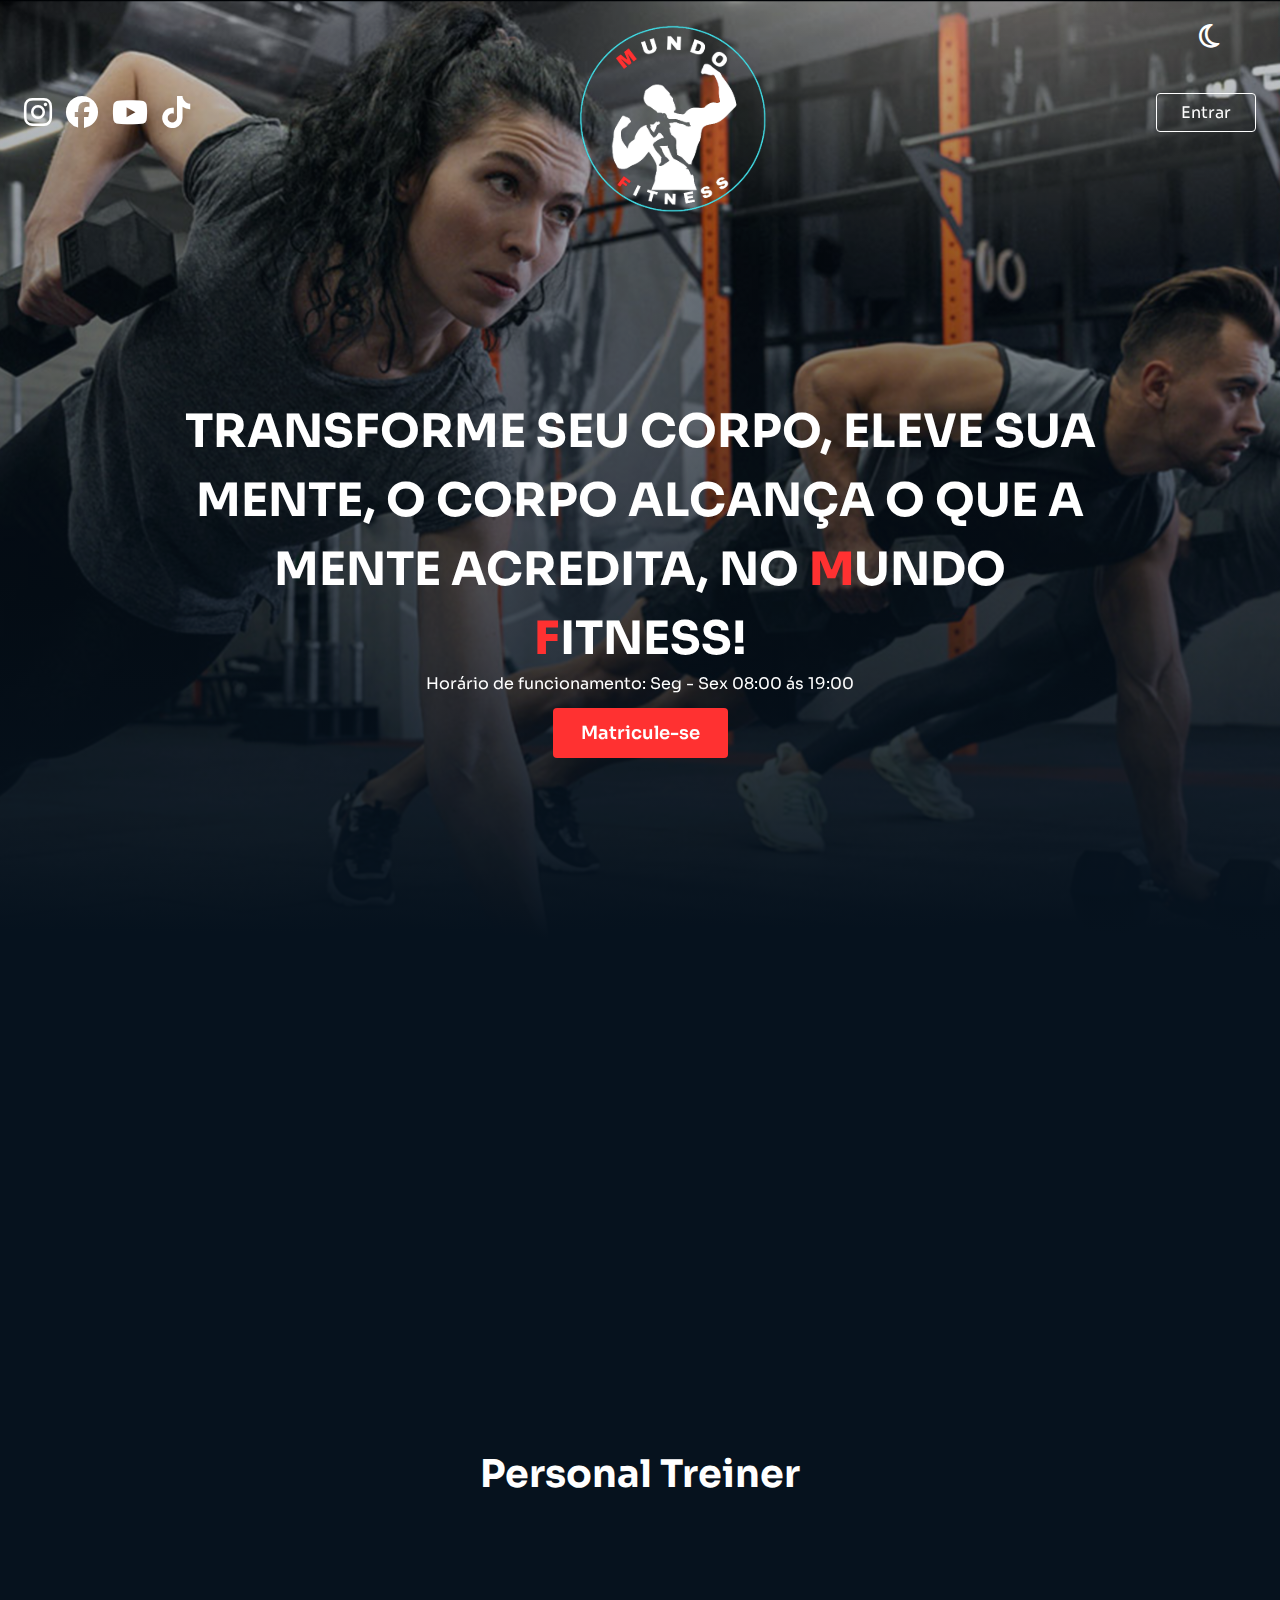
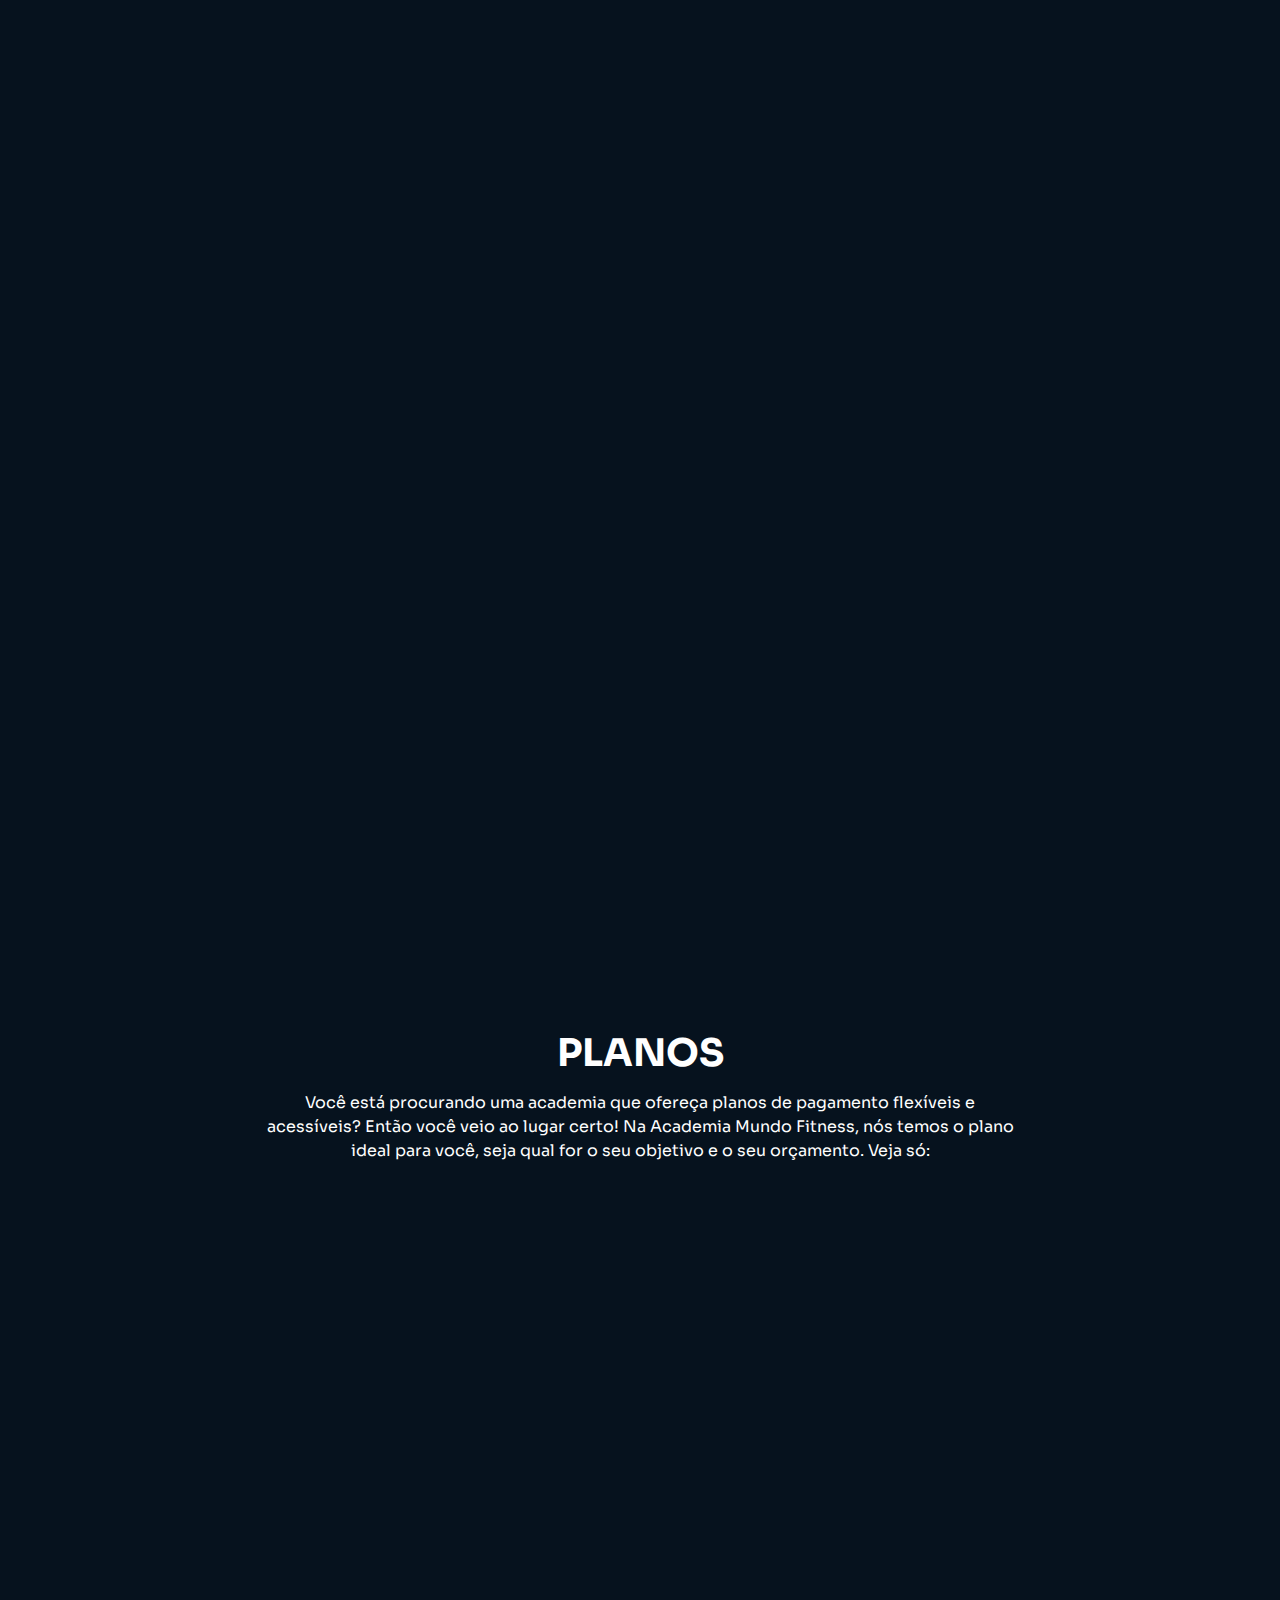
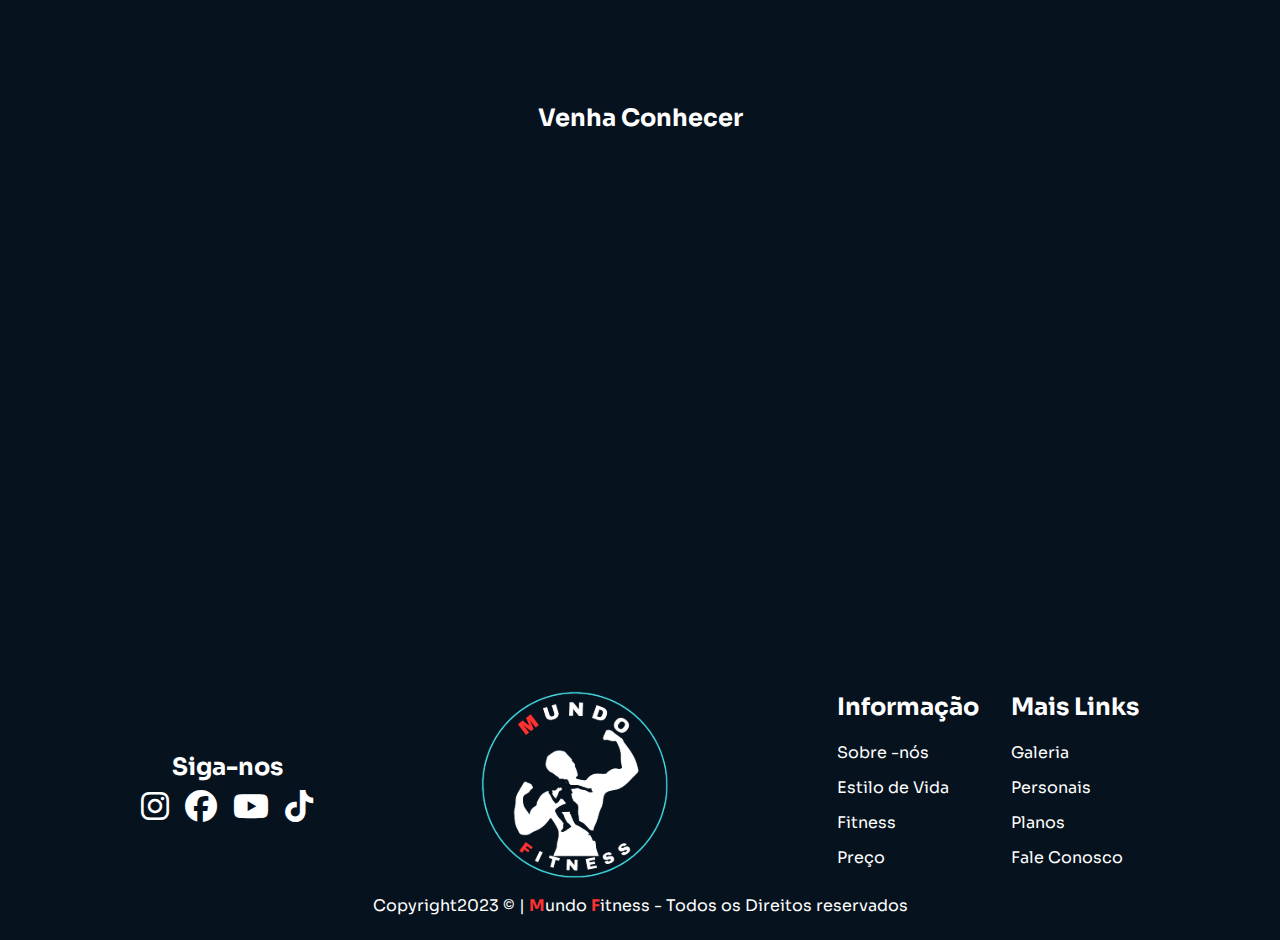
<file: index.html>
<!DOCTYPE html>
<html lang="pt-br">
<head>
  <meta charset="UTF-8">
  <meta http-equiv="X-UA-Compatible" content="IE=edge">
  <meta name="viewport" content="width=device-width, initial-scale=1.0">

  <link rel="shortcut icon" type="imagex/png" href="./assets/Background-escuro.png" >
 
  <!--import animação-->
  <link href="https://unpkg.com/aos@2.3.1/dist/aos.css" rel="stylesheet">
  <!--fonte inportada-->

  <link rel="preconnect" href="https://fonts.googleapis.com"/>
  <link rel="preconnect" href="https://fonts.gstatic.com" crossorigin />
  <link href="https://fonts.googleapis.com/css2?family=Sora:wght@300;400;500;600&display=swap" rel="stylesheet" />

  <!--import icones-->
  <link rel="stylesheet" href="https://cdnjs.cloudflare.com/ajax/libs/font-awesome/6.0.0-beta3/css/all.min.css" integrity="sha512-Fo3rlrZj/k7ujTnHg4CGR2D7kSs0v4LLanw2qksYuRlEzO+tcaEPQogQ0KaoGN26/zrn20ImR1DfuLWnOo7aBA==" crossorigin="anonymous" referrerpolicy="no-referrer" />
  <link rel="stylesheet" href="https://cdnjs.cloudflare.com/ajax/libs/font-awesome/6.4.2/css/all.min.css" />
  <!--import CSS-->
  <link rel="stylesheet" href="style.css" />
  <script src="https://unpkg.com/aos@2.3.1/dist/aos.js"></script> <!--import animação-->

  <title>Mundo Fitness - esculpa seu corpo!</title>
</head>
<body class="light-mode">
  <!--Header-->
  <div class="bg-home">
    <header>
      <nav class=" header-content container">
        <!--icones rede social-->
        <div class="header-icons" data-aos="fade-down">
          <a href="https://www.instagram.com/" target="_blank">
            <i class="fa-brands fa-instagram fa-2x"></i>
          </a>
          <a href="https://www.facebook.com/" target="_blank">
            <i class="fa-brands fa-facebook fa-2x"></i>
          </a>
          <a href="https://www.youtube.com/" target="_blank">
            <i class="fa-brands fa-youtube fa-2x"></i>
          </a>
          <a href="https://www.tiktok.com/" target="_blank">
            <i class="fa-brands fa-tiktok fa-2x"></i>
          </a>
        </div>

        <!--logo-->

        <div class="header-logo" data-aos="fade-up" data-aos-daley= "300" >
          <img
          class="lg"
          data-aos="flip-up"
          data-aos-daley= "300"
          data-aos-duration = "1500"
          src="assets/Logo.svg"
          alt="LogoMundo Fitness"
          >
        </div>

        <!--botão-->
        <div class="light-theme"></div>
        <div data-aos="fade-down">
          <a class="header-button" href="https://github.com/Keey12203/MundoFitness/tree/main/Formulario">
            Entrar
          </a>
        </div>
      </nav>
      <main class="hero container" data-aos="fade-up" data-aos-daley="400">
        <h1 >TRANSFORME SEU CORPO, ELEVE SUA MENTE, O CORPO ALCANÇA O QUE A MENTE ACREDITA, NO <Strong class="red">M</Strong>UNDO <Strong class="red">F</Strong>ITNESS!</h1>
        <p class ="p">Horário de funcionamento: Seg - Sex 08:00 ás 19:00 </p>
        <div data-aos="fade-down">
          <a href="file:///C:/Users/Kessio%20Jhones/Desktop/Tudo/Curso/Formulario/index.html" class="header-button1" href="#">
            Entrar
          </a>
        </div>
        <a href="#" class=" button-matricula" target="_blank">
          Matricule-se
        </a>
      </main>
    </header>
  </div>

  <!-- sobre -->

  <section class="sobre">
    <div class="container sobre-content">
      <div data-aos="zoom-in" data-aos-daley="100">
        <img src="./assets/sobre academia.svg" alt="Imagem Sobre a Academia">
        
      </div>
      <div>
        <div 
        class="sobre-descricao"
        data-aos="zoom-out-left" data-aos-delay="250"
        >
          <h2>Sobre</h2>
          <p>No Mundo Fitness, você encontra tudo o que precisa para se exercitar 
            e se divertir, com uma estrutura completa e moderna, uma equipe de 
            profissionais qualificados e experientes, diversas modalidades de 
            exercícios, serviços de nutrição, fisioterapia, massagem, avaliação 
            física e personal trainer, além de um programa de fidelidade que te 
            premia com descontos, brindes e sorteios.</p>
            <p>Horário de Funcionamento: Seg a Sex <strong>08:00</strong> ás <strong>19:00</strong></p>
        </div>
      </div>
    </div>
  </section>

  <!--personal-->

  <section class="personal1">
    <h2 class=" personal-treiner">Personal Treiner</h2>
    <div class="container personal-content">
      
      <div data-aos="fade-right" data-aos-daley="350" data-aos-duration="600">
        <img src="./assets/personal-trainer1.jpg" alt="Imagem Sobre a personal">
        
      </div>
      <div>
        <div class="personal-descricao" data-aos="fade-left" data-aos-daley="450" data-aos-duration="800">
          <p>Com mais de 10 anos de experiência em treinamento físico, os  nossos 
            Personal Trainer é um especialista em ajudar seus clientes a atingir 
            seus objetivos de saúde e fitness. Ele é altamente qualificado em 
            avaliar as necessidades físicas de seus clientes e criar planos de
             treino personalizados para atender a essas necessidades. 
             Ele é apaixonado por ajudar as pessoas a alcançar seus objetivos e 
             tem uma abordagem motivadora e encorajadora para o treinamento físico. 
             Ele é especializado em treinamento de força, treinamento 
             e treinamento de resistência.</p>
        </div>
      </div>
    </div>
  </section>
  <section class="personal2">
    <div class="container personal-content1">
      <div>
        <div class="personal-descricao" data-aos="fade-right" data-aos-daley="550" data-aos-duration="600">
          <p>Os nossos Personal Trainer  é um profissional altamente experiente e 
            qualificado em treinamento físico. Ele tem mais de 15 anos de 
             em ajudar seus clientes a alcançar seus objetivos de saúde e 
             . Ele é especializado em treinamento de força, treinamento 
              e treinamento de resistência. Ele é apaixonado por ajudar as 
              pessoas a alcançar seus objetivos e tem uma abordagem motivadora e
               encorajadora para o treinamento físico. Ele é altamente qualificado 
               em avaliar as necessidades físicas de seus clientes e criar planos 
               de treino personalizados para atender a essas necessidades.</p>
        </div>
      </div>
      <div data-aos="fade-left" data-aos-daley="700" data-aos-duration="600">
        <img src="./assets/peronal-trainer2.jpeg" alt="Imagem Sobre a Personal">
        
      </div>
    </div>
  </section>

  <!-- Serviços-->

  <section class="servicos">

    <div class="servicos-content container">
      <h2>Planos</h2>
      <p>Você está procurando uma academia que ofereça planos de pagamento 
        flexíveis e acessíveis? Então você veio ao lugar certo! Na Academia Mundo  
        Fitness, nós temos o plano ideal para você, seja qual for o seu objetivo e o seu 
        orçamento. Veja só:</p>
    </div>



    <section class="cards">

      <div class="card" data-aos="fade-up" data-aos-daley= "250" data-aos-duration="1000">
        <img src="./assets/plano1.svg" alt="Plano mensal"/>
        <div class="preco-info">
          <strong>Plano Mensal</strong>
          <button>
            R$ 99,90
          </button>
        </div>
      </div>

      <div class="card" data-aos="fade-up" data-aos-daley= "450" data-aos-duration="1200">
        <img src="./assets/plano2.svg" alt="Plano mensal"/>
        <div class="preco-info">
          <strong>Plano Trimestral -16%</strong>
          <button>
            R$ 249,90
          </button>
        </div>
      </div>

      <div class="card" data-aos="fade-up" data-aos-daley= "650" data-aos-duration="1400">
        <img src="./assets/plano3.svg" alt="Plano mensal"/>
        <div class="preco-info">
          <strong>Plano Anual -33%</strong>
          <button>
            R$ 799,90
          </button>
        </div>
      </div>
    </section>
  </section>

  <!--footer-->

  <div class="servicos">
    <h2>Venha Conhecer</h2>
  </div>
  
  <iframe 
   width="100%"
  src="https://www.google.com/maps/embed?pb=!1m17!1m12!1m3!1d236.717726405242!2d-53.71419045691079!3d-18.325208101014915!2m3!1f0!2f0!3f0!3m2!1i1024!2i768!4f13.1!3m2!1m1!2zMTjCsDE5JzMwLjYiUyA1M8KwNDInNTEuMSJX!5e0!3m2!1spt-BR!2sbr!4v1695389683132!5m2!1spt-BR!2sbr" width="600" height="450" style="border:0;" allowfullscreen="" loading="lazy" referrerpolicy="no-referrer-when-downgrade">
</iframe>
<footer class="footer">
  <div class="footer-icons">
    <h2>Siga-nos</h2>
      <div class="icons">
        <a href="https://www.instagram.com/" target="_blank">
          <i class=" fa-brands fa-instagram fa-2x"></i>
        </a>
        <a href="https://www.facebook.com/" target="_blank">
          <i class="fa-brands fa-facebook fa-2x"></i>
        </a>
        <a href="https://www.youtube.com/" target="_blank">
          <i class=" fa-brands fa-youtube fa-2x"></i>
        </a>
        <a href="https://www.tiktok.com/" target="_blank">
          <i class="fa-brands fa-tiktok fa-2x"></i>
        </a>
      </div>
  </div>
  <div>
    <img src="assets/Logo.svg"
          alt="LogoMundo Fitness"
          class="ic"
          >
          
  </div>
<div class="alinhamento">
  <div class="info-h1">
    <h2 >Informação</h2>
    <ul>
      <li class="info-li"><a href="#">Sobre -nós</a></li>
      <li class="info-li"><a href="#">Estilo de Vida</a></li>
      <li class="info-li"><a href="#">Fitness</a></li>
      <li class="info-li"><a href="#">Preço</a></li>
    </ul>
  </div>

  <div class="info-h2">
    <h2 >Mais Links</h2>
    <ul>
      <li class="info-li"><a href="#">Galeria</a></li>
      <li class="info-li"><a href="#">Personais</a></li>
      <li class="info-li"><a href="#">Planos</a></li>
      <li class="info-li"><a href="#">Fale Conosco</a></li>
    </ul>
  </div>
</div>

</footer>
  <div class="copy">
    <p> Copyright2023 © | <Strong class="red">M</Strong>undo <Strong class="red">F</Strong>itness - Todos os Direitos reservados</p>
  </div>
 <!--botão whats-->

 <a href="https://api.whatsapp.com/send?phone=5567984098077&text=Ol%C3%A1,%20Mundo%20Fitness,%20Quero%20saber%20mais%20sobre%20os%20seus%20servi%C3%A7os%20e%20benef%C3%ADcios?" 
 class="btn-whatsapp" 
 target="_blank"
 data-aos="zoom-in-up" data-aos-daley="400"
 >
  <img 
  src="./assets/whatsapp.svg" alt="Botão whatsapp"
  >
  <span class="tooltip-text">Entre em Contato</span>
 </a>
 <script src="./script.js"></script>
</body> 
</html>
</file>
<file: style.css>
* {
  margin: 0;
  padding: 0;
  box-sizing: border-box;
  outline: 0;
}

header {
  width: 100%;
}

.header-content {
  display: flex;
  align-items: center;
  justify-content: space-between;
}

i {
  color: #fff;
}

.header-icons {
  display: flex;
  gap: 14px;
}

.header-icons a:hover i {
  animation: translateY 0.7s infinite alternate;
  color: #FF3131;
}

@keyframes translateY {
  from {
    transform: translateY(0) scale(1);
  }
  to {
    transform: translateY(-8px) scale(1.3);
  }
}
.header-button {
  border: 1px solid #fff;
  padding: 8px 24px;
  border-radius: 4px;
  color: #fff;
  background-color: transparent;
}

.header-button:hover {
  border: #FF3131;
  background-color: #FF3131;
  transition: background-color 0.7s;
}

.header-logo {
  display: flex;
  align-items: center;
  justify-content: center;
  margin-top: 14px;
}

@media screen and (max-width: 750px) {
  .header-content {
    width: 100%;
    flex-direction: column;
    align-items: center;
    justify-content: center;
  }
  i {
    margin-top: 18px;
    font-size: 40px;
  }
  .header-logo img {
    width: 150px;
    margin-top: 46px;
  }
  .header-button {
    display: none;
  }
}
.header-button1 {
  display: none;
}

.header-button1 {
  border: 1px solid #fff;
  padding: 8px 24px;
  border-radius: 4px;
  color: #fff;
  background-color: transparent;
}

.header-button1:hover {
  border: #FF3131;
  background-color: #FF3131;
  transition: background-color 0.7s;
}

@media screen and (max-width: 750px) {
  .header-button1 {
    display: flex;
    margin: 24px 0 10px 0;
  }
}
.container {
  max-width: 1280px;
  margin: 0 auto;
  padding: 0 24px;
}

.bg-home {
  position: relative;
}

.bg-home:before {
  content: "";
  display: block;
  position: absolute;
  background-image: linear-gradient(to bottom, rgba(6, 18, 30, 0.1), #06121e), url("../assets/bg.svg");
  left: 0;
  top: 0;
  width: 100%;
  height: 100%;
  z-index: -1;
  background-size: cover;
  background-repeat: no-repeat;
  background-position: 50% 0;
  opacity: 0.9;
}

.hero {
  color: #fff;
  min-height: 80vh;
  display: flex;
  flex-direction: column;
  align-items: center;
  justify-content: center;
  padding: 14px;
}
.hero h1 {
  text-align: center;
  line-height: 150%;
  max-width: 940px;
  font-size: 46px;
}
.hero p {
  text-align: center;
  margin: 0 14px;
}

.button-matricula {
  padding: 14px 28px;
  color: #fff;
  background-color: #FF3131;
  border-radius: 4px;
  border: 0;
  font-size: 18px;
  font-weight: 600;
  margin: 14px 0;
}

.button-matricula:hover {
  animation: scaleButton 0.8s alternate infinite;
}

@keyframes scaleButton {
  from {
    transform: scale(1);
  }
  to {
    transform: scale(1.07);
  }
}
@media screen and (max-width: 750px) {
  .hero {
    min-height: 60vh;
  }
  .hero h1 {
    font-size: 30px;
    padding: 0 14px;
    width: 100%;
  }
  .hero p {
    font-size: 14px;
  }
}
@media scren and (max-width: 480px) {
  .hero h1 {
    font-size: 24px;
  }
}
.sobre {
  background-color: #06121e;
  overflow: hidden;
  color: #fff;
}

.sobre-content {
  display: flex;
  align-items: center;
  justify-content: center;
  gap: 14px;
  padding: 34px 14px 64px 14px;
}
.sobre-content img {
  max-width: 570px;
}

.sobre-content div {
  flex: 1;
}

.sobre-descricao h2 {
  font-size: 38px;
  margin-bottom: 24px;
}
.sobre-descricao p {
  margin-bottom: 14px;
  line-height: 150%;
}
.sobre-descricao p strong {
  color: #FF3131;
}

@media screen and (max-width: 750px) {
  .sobre-content {
    flex-direction: column;
  }
}
.personal1 {
  background-color: #06121e;
  overflow: hidden;
  color: #fff;
  display: flex;
  flex-direction: column;
  align-items: center;
  justify-content: space-between;
  text-align: justify;
}
.personal1 h2 {
  margin-bottom: 34px;
  font-size: 38px;
}

.personal2 {
  background-color: #06121e;
  overflow: hidden;
  color: #fff;
  display: flex;
  flex-direction: column;
  align-items: center;
  justify-content: space-between;
  text-align: justify;
}

.personal-content {
  display: flex;
  align-items: center;
  justify-content: center;
  gap: 14px;
  padding: 34px 14px 64px 14px;
}
.personal-content img {
  max-width: 570px;
}

.personal-content div {
  flex: 1;
}

.personal-content1 {
  display: flex;
  align-items: center;
  justify-content: center;
  gap: 36px;
  padding: 30px 14px 50px 14px;
}
.personal-content1 img {
  max-width: 570px;
}

.personal-content1 div {
  flex: 1;
}

.personal-descricao h2 {
  font-size: 38px;
}
.personal-descricao p {
  line-height: 150%;
}

@media screen and (max-width: 750px) {
  .personal-content {
    flex-direction: column;
    align-items: center;
  }
}
@media screen and (max-width: 750px) {
  .personal-content1 {
    flex-direction: column-reverse;
    align-items: center;
  }
}
.servicos {
  background-color: #06121e;
  color: #fff;
  display: flex;
  flex-direction: column;
  align-items: center;
  justify-content: center;
  padding: 54px 14px;
}

.servicos-content h2 {
  text-transform: uppercase;
  text-align: center;
  margin-bottom: 14px;
  font-size: 38px;
}

.servicos-content p {
  text-align: center;
  line-height: 150%;
  margin-bottom: 24px;
  max-width: 750px;
}

.cards {
  display: flex;
  align-items: center;
  justify-content: center;
  gap: 16px;
  padding: 0 44px 34px 44px;
}

.card {
  flex: 1;
  display: flex;
  flex-direction: column;
  background-color: #fff;
  border-radius: 8px;
  box-shadow: 0px 1px 7px 0.3px rgba(255, 255, 255, 0.45);
  overflow: hidden;
}
.card img {
  width: 100%;
  max-width: 354px;
  transition: transform 0.2s;
}

.card img:hover {
  transform: scale(1.2);
  z-index: 1;
}

.preco-info {
  width: 100%;
  display: flex;
  justify-content: space-between;
  padding: 14px;
  background-color: #fff;
  z-index: 99;
}
.preco-info strong {
  color: #232224;
}

.preco-info button {
  padding: 4px 8px;
  background-color: #FF3131;
  color: #fff;
  border: 0;
  border-radius: 4px;
}

@media screen and (max-width: 750px) {
  .cards {
    flex-direction: column;
    align-items: center;
  }
}
.footer {
  display: flex;
  flex-direction: row;
  align-items: center;
  justify-content: space-around;
  padding: 38px 70px 0 70px;
  gap: 14px;
  color: #fff;
}

.footer-icons {
  display: flex;
  flex-direction: column;
  gap: 8px;
  color: #fff;
  align-items: center;
}

.footer .alinhamento {
  display: flex;
  flex-direction: row;
}
.footer .info-h1 {
  margin-right: 16px;
}
.footer .info-h2 {
  margin-left: 16px;
}

.info-h2 > h2 {
  margin-bottom: 20px;
}

.info-h1 > h2 {
  margin-bottom: 20px;
}

.icons {
  display: flex;
  flex-direction: row;
  gap: 16px;
}

.copy {
  display: flex;
  color: #fff;
  align-items: center;
  justify-content: center;
  padding-bottom: 24px;
}

.red {
  color: #FF3131;
}

.info-li {
  list-style: none;
  margin-bottom: 14px;
}

.info-li > a {
  color: #fff;
  transition: 0.3s;
}

.info-h2 > h2 {
  margin-bottom: 20px;
}

.info-li > a:hover {
  color: #FF3131;
}

@media screen and (max-width: 750px) {
  .footer {
    align-items: center;
    flex-direction: column;
  }
}
.btn-whatsapp {
  position: fixed;
  bottom: 24px;
  right: 44px;
  z-index: 99;
}
.btn-whatsapp img {
  max-width: 58px;
  transition: transform 0.4s;
}
.btn-whatsapp img:hover {
  transform: scale(1.1);
}

.btn-whatsapp .tooltip-text {
  visibility: hidden;
  position: absolute;
  width: 120px;
  top: -60px;
  left: -35px;
  padding: 4px;
  border-radius: 8px;
  background-color: #232224;
  color: #fff;
  text-align: center;
  opacity: 0;
  transition: opacity 0, 4s;
}

.btn-whatsapp:hover .tooltip-text {
  visibility: visible;
  opacity: 1;
}

@media screen and (max-width: 750px) {
  .btn-whatsapp img {
    max-width: 48px;
  }
}
@media screen and (max-width: 750px) {
  .info-h2 > h2 {
    font-size: 24px;
  }
}
@media screen and (max-width: 380px) {
  .info-h2 > h2 {
    font-size: 18px;
  }
}
@media screen and (max-width: 750px) {
  .info-h2 > ul > li {
    font-size: 20px;
  }
}
@media screen and (max-width: 380px) {
  .info-h2 > ul > li {
    font-size: 16px;
  }
}
@media screen and (max-width: 750px) {
  .info-h1 > h2 {
    font-size: 24px;
  }
}
@media screen and (max-width: 380px) {
  .info-h1 > h2 {
    font-size: 18px;
  }
}
@media screen and (max-width: 750px) {
  .info-h1 > ul > li {
    font-size: 20px;
  }
}
@media screen and (max-width: 380px) {
  .info-h1 > ul > li {
    font-size: 16px;
  }
}
@media screen and (max-width: 750px) {
  .copy {
    font-size: 16px;
  }
}
@media screen and (max-width: 414px) {
  .copy {
    font-size: 11px;
  }
}
.light-theme {
  display: flex;
  width: 30px;
  height: 30px;
  border-radius: 50%;
  position: absolute;
  top: 1.3rem;
  right: 5.6rem;
  cursor: pointer;
  align-items: center;
  justify-content: center;
  background-color: #edeaef #edeaef;
  color: #fff;
}
@media screen and (max-width: 1280px) {
  .light-theme {
    top: 1.3rem;
    right: 3.5rem;
  }
}
@media screen and (max-width: 1115px) {
  .light-theme {
    top: 1.3rem;
    right: 3.5rem;
  }
}
@media screen and (max-width: 750px) {
  .light-theme {
    top: 1.3rem;
    right: 3rem;
  }
}

.light-theme::before {
  content: "\f186";
  font-family: fontAwesome;
  font-size: 1.7rem;
  position: relative;
  color: #fff;
}

.light .light-theme::before {
  content: "\f185";
  color: #000;
}

.light .bg-home:after {
  content: "";
  display: block;
  position: absolute;
  background-image: linear-gradient(to bottom, rgba(6, 18, 30, 0.2), #edeaef), url("../assets/bg.svg");
  left: 0;
  top: 0;
  width: 100%;
  height: 100%;
  z-index: -1;
  background-size: cover;
  background-repeat: no-repeat;
  background-position: 50% 0;
  opacity: 1;
}

.light .sobre, .light .info-h1, .light .info-h2, .light .personal1, .light .personal2, .light .servicos, .light .copy {
  background-color: #edeaef;
}
.light h2 {
  color: #06121e;
}
.light li > a {
  color: #06121e;
}
.light .fa-instagram, .light .fa-facebook, .light .fa-youtube, .light .fa-tiktok {
  color: #06121e;
}
.light p {
  color: #06121e;
}

.light .footer {
  background-color: #edeaef;
  margin-top: -5px;
  z-index: 1;
}

.light .card {
  box-shadow: 0px 1px 7px 0.5px rgba(6, 18, 30, 0.45);
}

.light h1 {
  color: #0c2135;
}

body {
  font-family: "Sora", sans-serif;
  width: 100%;
  height: 100vh;
  position: relative;
  background-color: #06121e;
}

button {
  font-family: "sora", sans-serif;
  cursor: pointer;
}

svg {
  width: 100%;
}

img {
  width: 100%;
}

a {
  cursor: pointer;
  text-decoration: none;
}/*# sourceMappingURL=style.css.map */
</file>
